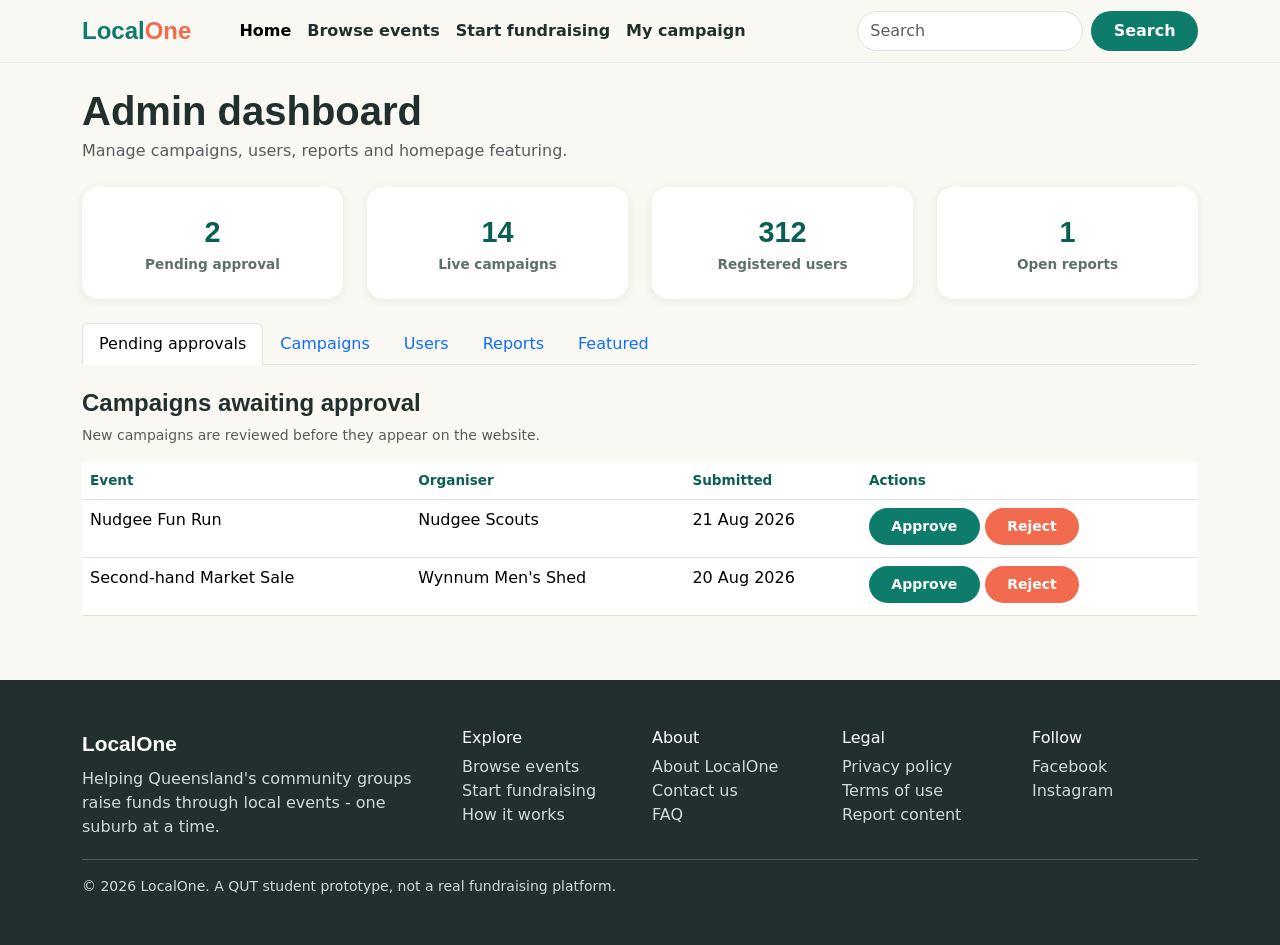
<file: admin-dashboard.html>
<!doctype html>
<html lang="en">
  <head>
    <meta charset="utf-8" />
    <meta name="viewport" content="width=device-width, initial-scale=1" />
    <title>LocalOne</title>
    <!-- Bootstrap -->
    <link
      href="https://cdn.jsdelivr.net/npm/bootstrap@5.3.8/dist/css/bootstrap.min.css"
      rel="stylesheet"
      integrity="sha384-sRIl4kxILFvY47J16cr9ZwB07vP4J8+LH7qKQnuqkuIAvNWLzeN8tE5YBujZqJLB"
      crossorigin="anonymous"
    />
    <!-- Link to css stylesheet -->
    <link rel="stylesheet" href="css/style.css" />
  </head>
  <body>
    <!-- Navbar -->
    <nav class="navbar navbar-expand-lg navbar-lo sticky-top">
      <div class="container">
        <a class="navbar-brand" href="index.html">Local<span>One</span></a>
        <button
          class="navbar-toggler"
          type="button"
          data-bs-toggle="collapse"
          data-bs-target="#mainNav"
          aria-label="Toggle navigation"
        >
          <span class="navbar-toggler-icon"></span>
        </button>
        <div class="collapse navbar-collapse" id="mainNav">
          <ul class="navbar-nav me-auto mb-2 mb-lg-0 ms-lg-4">
            <li class="nav-item">
              <a class="nav-link active" href="index.html">Home</a>
            </li>
            <li class="nav-item">
              <a class="nav-link" href="events.html">Browse events</a>
            </li>
            <li class="nav-item">
              <a class="nav-link" href="create-event.html">Start fundraising</a>
            </li>
            <li class="nav-item">
              <a class="nav-link" href="dashboard.html">My campaign</a>
            </li>
          </ul>
          <div class="d-flex gap-2" role="search">
            <input
              class="form-control rounded-pill"
              type="search"
              placeholder="Search"
              aria-label="Search"
            />
            <button class="btn btn-lo-primary" type="button">Search</button>
          </div>
        </div>
      </div>
    </nav>

    <!-- Main -->
    <main class="container py-4">
      <h1 class="mb-1">Admin dashboard</h1>
      <p class="text-muted mb-4">
        Manage campaigns, users, reports and homepage featuring.
      </p>

      <!-- Platform summary stat cards -->
      <div class="row g-4 mb-4">
        <div class="col-6 col-lg-3">
          <div class="stat-card p-4 text-center">
            <p class="stat-value mb-0">2</p>
            <p class="stat-label mb-0">Pending approval</p>
          </div>
        </div>
        <div class="col-6 col-lg-3">
          <div class="stat-card p-4 text-center">
            <p class="stat-value mb-0">14</p>
            <p class="stat-label mb-0">Live campaigns</p>
          </div>
        </div>
        <div class="col-6 col-lg-3">
          <div class="stat-card p-4 text-center">
            <p class="stat-value mb-0">312</p>
            <p class="stat-label mb-0">Registered users</p>
          </div>
        </div>
        <div class="col-6 col-lg-3">
          <div class="stat-card p-4 text-center">
            <p class="stat-value mb-0">1</p>
            <p class="stat-label mb-0">Open reports</p>
          </div>
        </div>
      </div>

      <!-- Task tabs -->
      <ul class="nav nav-tabs mb-4" role="tablist">
        <li class="nav-item" role="presentation">
          <button
            class="nav-link active"
            data-bs-toggle="tab"
            data-bs-target="#tab-pending"
            type="button"
            role="tab"
          >
            Pending approvals
          </button>
        </li>
        <li class="nav-item" role="presentation">
          <button
            class="nav-link"
            data-bs-toggle="tab"
            data-bs-target="#tab-campaigns"
            type="button"
            role="tab"
          >
            Campaigns
          </button>
        </li>
        <li class="nav-item" role="presentation">
          <button
            class="nav-link"
            data-bs-toggle="tab"
            data-bs-target="#tab-users"
            type="button"
            role="tab"
          >
            Users
          </button>
        </li>
        <li class="nav-item" role="presentation">
          <button
            class="nav-link"
            data-bs-toggle="tab"
            data-bs-target="#tab-reports"
            type="button"
            role="tab"
          >
            Reports
          </button>
        </li>
        <li class="nav-item" role="presentation">
          <button
            class="nav-link"
            data-bs-toggle="tab"
            data-bs-target="#tab-featured"
            type="button"
            role="tab"
          >
            Featured
          </button>
        </li>
      </ul>

      <div class="tab-content">
        <!-- Approve or reject new campaigns -->
        <div class="tab-pane fade show active" id="tab-pending" role="tabpanel">
          <h4>Campaigns awaiting approval</h4>
          <p class="text-muted small">
            New campaigns are reviewed before they appear on the website.
          </p>
          <div class="table-responsive">
            <table class="table table-lo bg-white rounded">
              <thead>
                <tr>
                  <th>Event</th>
                  <th>Organiser</th>
                  <th>Submitted</th>
                  <th>Actions</th>
                </tr>
              </thead>
              <tbody>
                <tr>
                  <td>Nudgee Fun Run</td>
                  <td>Nudgee Scouts</td>
                  <td>21 Aug 2026</td>
                  <td>
                    <button type="button" class="btn btn-lo-primary btn-sm">
                      Approve
                    </button>
                    <button type="button" class="btn btn-lo-donate btn-sm">
                      Reject
                    </button>
                  </td>
                </tr>
                <tr>
                  <td>Second-hand Market Sale</td>
                  <td>Wynnum Men's Shed</td>
                  <td>20 Aug 2026</td>
                  <td>
                    <button type="button" class="btn btn-lo-primary btn-sm">
                      Approve
                    </button>
                    <button type="button" class="btn btn-lo-donate btn-sm">
                      Reject
                    </button>
                  </td>
                </tr>
              </tbody>
            </table>
          </div>
        </div>

        <!-- Manage live campaigns -->
        <div class="tab-pane fade" id="tab-campaigns" role="tabpanel">
          <h4>Live campaigns</h4>
          <p class="text-muted small">
            Update status, suspend or delete campaigns.
          </p>
          <div class="table-responsive">
            <table class="table table-lo bg-white rounded">
              <thead>
                <tr>
                  <th>Event</th>
                  <th>Organiser</th>
                  <th>Status</th>
                  <th>Actions</th>
                </tr>
              </thead>
              <tbody>
                <tr>
                  <td>Beach Clean-Up Fun Run</td>
                  <td>Nudgee Coastcare</td>
                  <td><span class="badge badge-status-active">Active</span></td>
                  <td>
                    <button type="button" class="btn btn-lo-outline btn-sm">
                      Suspend
                    </button>
                    <button type="button" class="btn btn-lo-donate btn-sm">
                      Delete
                    </button>
                  </td>
                </tr>
                <tr>
                  <td>P&amp;C Trivia Night</td>
                  <td>Sunnybank State School P&amp;C</td>
                  <td><span class="badge badge-status-active">Active</span></td>
                  <td>
                    <button type="button" class="btn btn-lo-outline btn-sm">
                      Suspend
                    </button>
                    <button type="button" class="btn btn-lo-donate btn-sm">
                      Delete
                    </button>
                  </td>
                </tr>
                <tr>
                  <td>Sausage Sizzle Marathon</td>
                  <td>Nundah Squard</td>
                  <td>
                    <span class="badge badge-status-suspended">Suspended</span>
                  </td>
                  <td>
                    <button type="button" class="btn btn-lo-primary btn-sm">
                      Reactivate
                    </button>
                    <button type="button" class="btn btn-lo-donate btn-sm">
                      Delete
                    </button>
                  </td>
                </tr>
              </tbody>
            </table>
          </div>
        </div>

        <!-- Manage users -->
        <div class="tab-pane fade" id="tab-users" role="tabpanel">
          <h4>Users</h4>
          <p class="text-muted small">
            Approve, edit, suspend or delete user accounts.
          </p>
          <div class="table-responsive">
            <table class="table table-lo bg-white rounded">
              <thead>
                <tr>
                  <th>Name</th>
                  <th>Role</th>
                  <th>Status</th>
                  <th>Actions</th>
                </tr>
              </thead>
              <tbody>
                <tr>
                  <td>Karen W. (Nudgee Coastcare)</td>
                  <td>Organiser</td>
                  <td><span class="badge badge-status-active">Active</span></td>
                  <td>
                    <button type="button" class="btn btn-lo-outline btn-sm">
                      Edit
                    </button>
                    <button type="button" class="btn btn-lo-outline btn-sm">
                      Suspend
                    </button>
                    <button type="button" class="btn btn-lo-donate btn-sm">
                      Delete
                    </button>
                  </td>
                </tr>
                <tr>
                  <td>Megan R.</td>
                  <td>Supporter</td>
                  <td><span class="badge badge-status-active">Active</span></td>
                  <td>
                    <button type="button" class="btn btn-lo-outline btn-sm">
                      Edit
                    </button>
                    <button type="button" class="btn btn-lo-outline btn-sm">
                      Suspend
                    </button>
                    <button type="button" class="btn btn-lo-donate btn-sm">
                      Delete
                    </button>
                  </td>
                </tr>
                <tr>
                  <td>New Org Account (Wynnum Men's Shed)</td>
                  <td>Organiser</td>
                  <td>
                    <span class="badge badge-status-pending">Pending</span>
                  </td>
                  <td>
                    <button type="button" class="btn btn-lo-primary btn-sm">
                      Approve
                    </button>
                    <button type="button" class="btn btn-lo-donate btn-sm">
                      Delete
                    </button>
                  </td>
                </tr>
              </tbody>
            </table>
          </div>
        </div>

        <!-- Reported content -->
        <div class="tab-pane fade" id="tab-reports" role="tabpanel">
          <h4>Reported content</h4>
          <p class="text-muted small">
            Content reported by users as inappropriate or misleading.
          </p>
          <div class="table-responsive">
            <table class="table table-lo bg-white rounded">
              <thead>
                <tr>
                  <th>Reported item</th>
                  <th>Reason</th>
                  <th>Reported by</th>
                  <th>Actions</th>
                </tr>
              </thead>
              <tbody>
                <tr>
                  <td>Update post on "Sausage Sizzle Marathon"</td>
                  <td>Misleading fundraising claim</td>
                  <td>Supporter (anonymous)</td>
                  <td>
                    <button type="button" class="btn btn-lo-outline btn-sm">
                      Dismiss
                    </button>
                    <button type="button" class="btn btn-lo-donate btn-sm">
                      Remove
                    </button>
                  </td>
                </tr>
              </tbody>
            </table>
          </div>
        </div>

        <!-- Featured events selection -->
        <div class="tab-pane fade" id="tab-featured" role="tabpanel">
          <h4>Featured on the homepage</h4>
          <p class="text-muted small">
            These campaigns appear in the "Happening near you" section. Maximum
            8.
          </p>
          <ul class="list-group mb-3">
            <li
              class="list-group-item d-flex justify-content-between align-items-center"
            >
              Pie Drive &amp; Family Fun Day - Wynnum
              <button type="button" class="btn btn-lo-donate btn-sm">
                Remove
              </button>
            </li>
            <li
              class="list-group-item d-flex justify-content-between align-items-center"
            >
              P&amp;C Trivia Night - Sunnybank
              <button type="button" class="btn btn-lo-donate btn-sm">
                Remove
              </button>
            </li>
            <li
              class="list-group-item d-flex justify-content-between align-items-center"
            >
              Beach Clean-Up Fun Run - Nudgee
              <button type="button" class="btn btn-lo-donate btn-sm">
                Remove
              </button>
            </li>
            <li
              class="list-group-item d-flex justify-content-between align-items-center"
            >
              Winter Working Bee &amp; Bake Sale - Nundah
              <button type="button" class="btn btn-lo-donate btn-sm">
                Remove
              </button>
            </li>
          </ul>
          <label class="form-label" for="addFeatured"
            >Add a campaign to featured</label
          >
          <div class="row g-2">
            <div class="col-md-8">
              <select class="form-select" id="addFeatured">
                <option selected>Choose a campaign</option>
                <option>Colour Fun Run - Nudgee</option>
                <option>Second-hand Market Sale - Wynnum</option>
              </select>
            </div>
            <div class="col-md-4 d-grid">
              <button type="button" class="btn btn-lo-primary">
                Add to featured
              </button>
            </div>
          </div>
        </div>
      </div>
    </main>
    <!-- Footer -->
    <footer class="footer-lo py-5 mt-4">
      <div class="container">
        <div class="row g-4">
          <div class="col-lg-4">
            <p class="footer-brand mb-2">LocalOne</p>
            <p class="mb-0">
              Helping Queensland's community groups raise funds through local
              events - one suburb at a time.
            </p>
          </div>
          <div class="col-6 col-lg-2">
            <h6 class="text-white">Explore</h6>
            <ul class="list-unstyled">
              <li><a href="events.html">Browse events</a></li>
              <li><a href="create-event.html">Start fundraising</a></li>
              <li><a href="#">How it works</a></li>
            </ul>
          </div>
          <div class="col-6 col-lg-2">
            <h6 class="text-white">About</h6>
            <ul class="list-unstyled">
              <li><a href="#">About LocalOne</a></li>
              <li><a href="#">Contact us</a></li>
              <li><a href="#">FAQ</a></li>
            </ul>
          </div>
          <div class="col-6 col-lg-2">
            <h6 class="text-white">Legal</h6>
            <ul class="list-unstyled">
              <li><a href="#">Privacy policy</a></li>
              <li><a href="#">Terms of use</a></li>
              <li><a href="#">Report content</a></li>
            </ul>
          </div>
          <div class="col-6 col-lg-2">
            <h6 class="text-white">Follow</h6>
            <ul class="list-unstyled">
              <li><a href="#">Facebook</a></li>
              <li><a href="#">Instagram</a></li>
            </ul>
          </div>
        </div>
        <hr class="footer-hr" />
        <p class="mb-0 small">
          © 2026 LocalOne. A QUT student prototype, not a real fundraising
          platform.
        </p>
      </div>
    </footer>

    <script
      src="https://cdn.jsdelivr.net/npm/bootstrap@5.3.8/dist/js/bootstrap.bundle.min.js"
      integrity="sha384-FKyoEForCGlyvwx9Hj09JcYn3nv7wiPVlz7YYwJrWVcXK/BmnVDxM+D2scQbITxI"
      crossorigin="anonymous"
    ></script>
  </body>
</html>
</file>
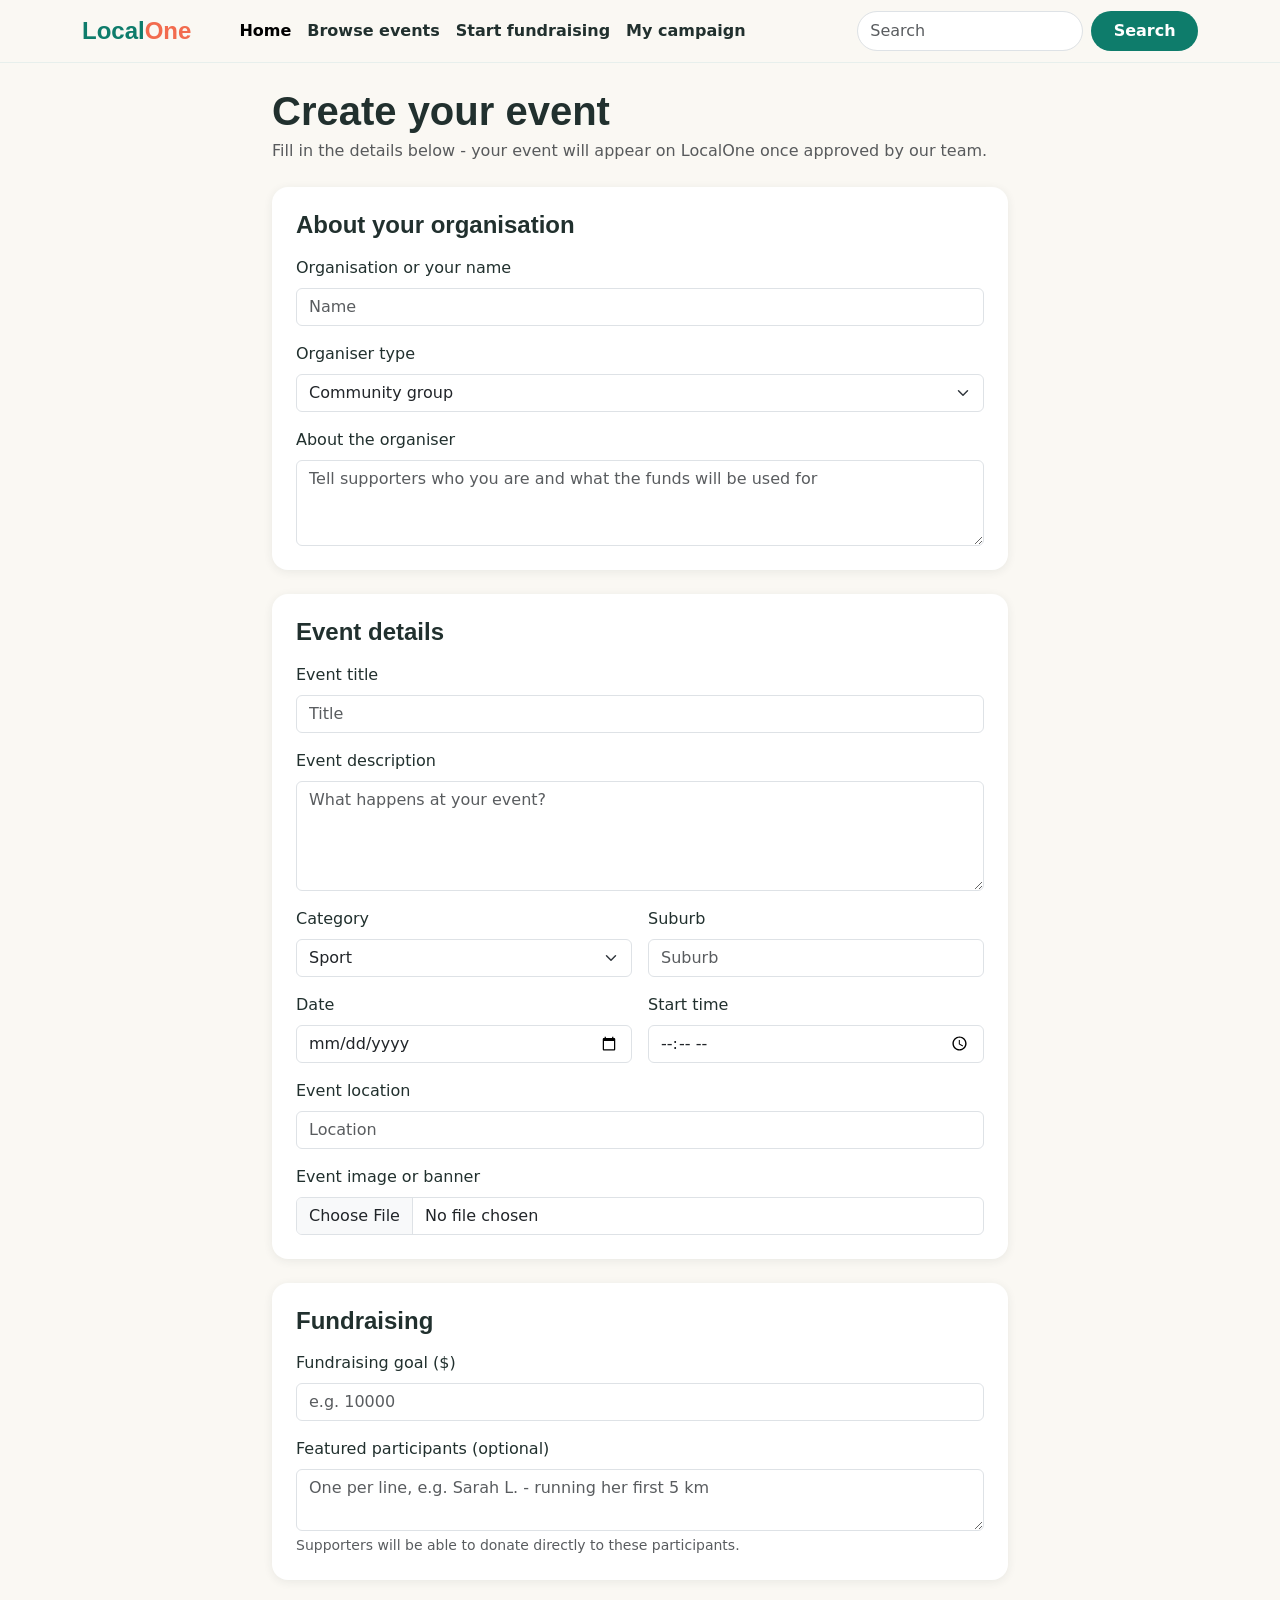
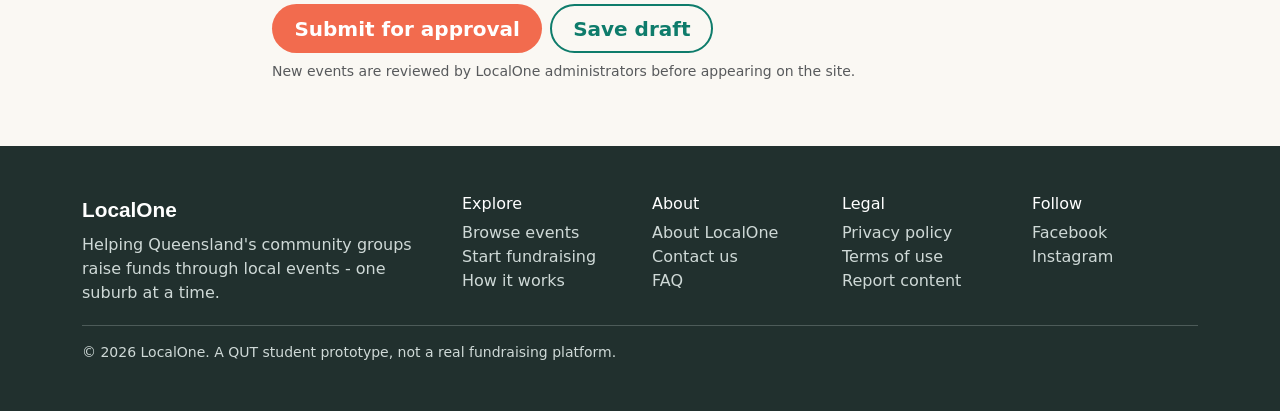
<file: create-event.html>
<!doctype html>
<html lang="en">
  <head>
    <meta charset="utf-8" />
    <meta name="viewport" content="width=device-width, initial-scale=1" />
    <title>LocalOne</title>
    <!-- Bootstrap -->
    <link
      href="https://cdn.jsdelivr.net/npm/bootstrap@5.3.8/dist/css/bootstrap.min.css"
      rel="stylesheet"
      integrity="sha384-sRIl4kxILFvY47J16cr9ZwB07vP4J8+LH7qKQnuqkuIAvNWLzeN8tE5YBujZqJLB"
      crossorigin="anonymous"
    />
    <!-- Link to css stylesheet -->
    <link rel="stylesheet" href="css/style.css" />
  </head>
  <body>
    <!-- Navbar -->
    <nav class="navbar navbar-expand-lg navbar-lo sticky-top">
      <div class="container">
        <a class="navbar-brand" href="index.html">Local<span>One</span></a>
        <button
          class="navbar-toggler"
          type="button"
          data-bs-toggle="collapse"
          data-bs-target="#mainNav"
          aria-label="Toggle navigation"
        >
          <span class="navbar-toggler-icon"></span>
        </button>
        <div class="collapse navbar-collapse" id="mainNav">
          <ul class="navbar-nav me-auto mb-2 mb-lg-0 ms-lg-4">
            <li class="nav-item">
              <a class="nav-link active" href="index.html">Home</a>
            </li>
            <li class="nav-item">
              <a class="nav-link" href="events.html">Browse events</a>
            </li>
            <li class="nav-item">
              <a class="nav-link" href="create-event.html">Start fundraising</a>
            </li>
            <li class="nav-item">
              <a class="nav-link" href="dashboard.html">My campaign</a>
            </li>
          </ul>
          <div class="d-flex gap-2" role="search">
            <input
              class="form-control rounded-pill"
              type="search"
              placeholder="Search"
              aria-label="Search"
            />
            <button class="btn btn-lo-primary" type="button">Search</button>
          </div>
        </div>
      </div>
    </nav>

    <!-- Main -->
    <main class="container py-4">
      <div class="row justify-content-center">
        <div class="col-lg-8">
          <!-- Create event form. The same page is reused
             with the heading "Edit event", fields pre-filled. -->
          <h1 class="mb-1">Create your event</h1>
          <p class="text-muted mb-4">
            Fill in the details below - your event will appear on LocalOne once
            approved by our team.
          </p>

          <div class="side-panel p-4 mb-4">
            <h4 class="mb-3">About your organisation</h4>

            <label class="form-label" for="orgName"
              >Organisation or your name</label
            >
            <input
              type="text"
              class="form-control"
              id="orgName"
              placeholder="Name"
            />

            <label class="form-label mt-3" for="orgType">Organiser type</label>
            <select class="form-select" id="orgType">
              <option selected>Community group</option>
              <option>School</option>
              <option>Sports club</option>
              <option>Individual</option>
            </select>

            <label class="form-label mt-3" for="orgAbout"
              >About the organiser</label
            >
            <textarea
              class="form-control"
              id="orgAbout"
              rows="3"
              placeholder="Tell supporters who you are and what the funds will be used for"
            ></textarea>
          </div>

          <div class="side-panel p-4 mb-4">
            <h4 class="mb-3">Event details</h4>

            <label class="form-label" for="eventTitle">Event title</label>
            <input
              type="text"
              class="form-control"
              id="eventTitle"
              placeholder="Title"
            />

            <label class="form-label mt-3" for="eventDesc"
              >Event description</label
            >
            <textarea
              class="form-control"
              id="eventDesc"
              rows="4"
              placeholder="What happens at your event?"
            ></textarea>

            <div class="row g-3 mt-0">
              <div class="col-md-6">
                <label class="form-label" for="eventCategory">Category</label>
                <select class="form-select" id="eventCategory">
                  <option selected>Sport</option>
                  <option>School</option>
                  <option>Environment</option>
                  <option>Community</option>
                </select>
              </div>
              <div class="col-md-6">
                <label class="form-label" for="eventSuburb">Suburb</label>
                <input
                  type="text"
                  class="form-control"
                  id="eventSuburb"
                  placeholder="Suburb"
                />
              </div>
              <div class="col-md-6">
                <label class="form-label" for="eventDate">Date</label>
                <input type="date" class="form-control" id="eventDate" />
              </div>
              <div class="col-md-6">
                <label class="form-label" for="eventTime">Start time</label>
                <input type="time" class="form-control" id="eventTime" />
              </div>
            </div>

            <label class="form-label mt-3" for="eventLocation"
              >Event location</label
            >
            <input
              type="text"
              class="form-control"
              id="eventLocation"
              placeholder="Location"
            />

            <label class="form-label mt-3" for="eventImage"
              >Event image or banner</label
            >
            <input type="file" class="form-control" id="eventImage" />
          </div>

          <div class="side-panel p-4 mb-4">
            <h4 class="mb-3">Fundraising</h4>

            <label class="form-label" for="eventGoal"
              >Fundraising goal ($)</label
            >
            <input
              type="number"
              class="form-control"
              id="eventGoal"
              placeholder="e.g. 10000"
            />

            <label class="form-label mt-3" for="participants"
              >Featured participants (optional)</label
            >
            <textarea
              class="form-control"
              id="participants"
              rows="2"
              placeholder="One per line, e.g. Sarah L. - running her first 5 km"
            ></textarea>
            <p class="text-muted small mt-1 mb-0">
              Supporters will be able to donate directly to these participants.
            </p>
          </div>

          <div class="d-grid gap-2 d-md-flex">
            <button type="button" class="btn btn-lo-donate btn-lg">
              Submit for approval
            </button>
            <button type="button" class="btn btn-lo-outline btn-lg">
              Save draft
            </button>
          </div>
          <p class="text-muted small mt-2">
            New events are reviewed by LocalOne administrators before appearing
            on the site.
          </p>
        </div>
      </div>
    </main>

    <!-- Footer -->
    <footer class="footer-lo py-5 mt-4">
      <div class="container">
        <div class="row g-4">
          <div class="col-lg-4">
            <p class="footer-brand mb-2">LocalOne</p>
            <p class="mb-0">
              Helping Queensland's community groups raise funds through local
              events - one suburb at a time.
            </p>
          </div>
          <div class="col-6 col-lg-2">
            <h6 class="text-white">Explore</h6>
            <ul class="list-unstyled">
              <li><a href="events.html">Browse events</a></li>
              <li><a href="create-event.html">Start fundraising</a></li>
              <li><a href="#">How it works</a></li>
            </ul>
          </div>
          <div class="col-6 col-lg-2">
            <h6 class="text-white">About</h6>
            <ul class="list-unstyled">
              <li><a href="#">About LocalOne</a></li>
              <li><a href="#">Contact us</a></li>
              <li><a href="#">FAQ</a></li>
            </ul>
          </div>
          <div class="col-6 col-lg-2">
            <h6 class="text-white">Legal</h6>
            <ul class="list-unstyled">
              <li><a href="#">Privacy policy</a></li>
              <li><a href="#">Terms of use</a></li>
              <li><a href="#">Report content</a></li>
            </ul>
          </div>
          <div class="col-6 col-lg-2">
            <h6 class="text-white">Follow</h6>
            <ul class="list-unstyled">
              <li><a href="#">Facebook</a></li>
              <li><a href="#">Instagram</a></li>
            </ul>
          </div>
        </div>
        <hr class="footer-hr" />
        <p class="mb-0 small">
          © 2026 LocalOne. A QUT student prototype, not a real fundraising
          platform.
        </p>
      </div>
    </footer>

    <script
      src="https://cdn.jsdelivr.net/npm/bootstrap@5.3.8/dist/js/bootstrap.bundle.min.js"
      integrity="sha384-FKyoEForCGlyvwx9Hj09JcYn3nv7wiPVlz7YYwJrWVcXK/BmnVDxM+D2scQbITxI"
      crossorigin="anonymous"
    ></script>
  </body>
</html>
</file>
<file: css/style.css>
:root {
  --lo-ink: #21302e;
  --lo-bg: #faf8f3;
  --lo-teal: #0e7c6b;
  --lo-teal-dark: #0a5f52;
  --lo-coral: #f26b4e;
  --lo-coral-dark: #d9532f;
  --lo-sun: #f7c948;
  --lo-mist: #e7efec;
  --lo-muted: #5f6f6c;
}

body {
  font-family: 'Nunito Sans', system-ui, sans-serif;
  background-color: var(--lo-bg);
  color: var(--lo-ink);
}

h1,
h2,
h3,
h4,
h5,
.display-font {
  font-family: 'Bricolage Grotesque', 'Nunito Sans', sans-serif;
  font-weight: 700;
  color: var(--lo-ink);
}

/* Navbar */
.navbar-lo {
  background-color: var(--lo-bg);
  border-bottom: 1px solid var(--lo-mist);
}

.navbar-lo .navbar-brand {
  font-family: 'Bricolage Grotesque', sans-serif;
  font-weight: 800;
  font-size: 1.5rem;
  color: var(--lo-teal);
}

.navbar-lo .navbar-brand span {
  color: var(--lo-coral);
}

.navbar-lo .nav-link {
  color: var(--lo-ink);
  font-weight: 600;
}
.navbar-lo .nav-link:hover {
  color: var(--lo-teal);
}

/* Buttons */
.btn-lo-primary {
  background-color: var(--lo-teal);
  border: none;
  color: #fff;
  font-weight: 700;
  border-radius: 2rem;
  padding: 0.5rem 1.4rem;
}
.btn-lo-primary:hover {
  background-color: var(--lo-teal-dark);
  color: #fff;
}

.btn-lo-donate {
  background-color: var(--lo-coral);
  border: none;
  color: #fff;
  font-weight: 700;
  border-radius: 2rem;
  padding: 0.5rem 1.4rem;
}

.btn-lo-donate:hover {
  background-color: var(--lo-coral-dark);
  color: #fff;
}

.btn-lo-outline {
  border: 2px solid var(--lo-teal);
  color: var(--lo-teal);
  font-weight: 700;
  border-radius: 2rem;
  padding: 0.45rem 1.3rem;
  background: transparent;
}
.btn-lo-outline:hover {
  background-color: var(--lo-teal);
  color: #fff;
}

.btn-lo-outline-light {
  border: 2px solid #fff;
  color: #fff;
  font-weight: 700;
  border-radius: 2rem;
  padding: 0.45rem 1.3rem;
  background: transparent;
}

.btn-lo-outline-light:hover {
  background-color: #fff;
  color: var(--lo-teal-dark);
}

.table-lo td .btn {
  margin-bottom: 0.25rem;
}

/* Hero */
.hero-lo {
  background: linear-gradient(
    135deg,
    var(--lo-teal) 0%,
    var(--lo-teal-dark) 100%
  );
  color: #fff;
  border-radius: 0 0 2rem 2rem;
}
.hero-lo h1 {
  color: #fff;
  font-size: clamp(2rem, 5vw, 3.2rem);
}

.hero-lo .lead {
  color: #d9ece8;
}

/* How LocalOne works */
.step-circle {
  width: 64px;
  height: 64px;
  border-radius: 50%;
  background-color: var(--lo-mist);
  color: var(--lo-teal);
  display: flex;
  align-items: center;
  justify-content: center;
  font-size: 1.6rem;
  margin: 0 auto 0.75rem auto;
}

/* Section headings */
.section-eyebrow {
  color: var(--lo-coral);
  font-weight: 800;
  text-transform: uppercase;
  letter-spacing: 0.08em;
  font-size: 0.8rem;
}

.section-alt {
  background-color: #f2efe7;
}

/* Event cards */
.card-event {
  border: none;
  border-radius: 1rem;
  overflow: hidden;
  background: #fff;
  box-shadow: 0 2px 10px rgba(33, 48, 46, 0.08);
  transition:
    transform 0.15s ease,
    box-shadow 0.15s ease;
  height: 100%;
}
.card-event:hover {
  transform: translateY(-4px);
  box-shadow: 0 8px 22px rgba(33, 48, 46, 0.14);
}
.card-event .card-img-top {
  height: 160px;
  object-fit: cover;
}
.card-event .card-title {
  font-size: 1.05rem;
}
.card-event .org-name {
  color: var(--lo-muted);
  font-size: 0.85rem;
}

/* Suburb pin badge*/
.badge-suburb {
  display: inline-block;
  background-color: var(--lo-sun);
  color: var(--lo-ink);
  font-weight: 700;
  border-radius: 2rem;
  padding: 0.35em 0.9em;
  font-size: 0.78rem;
}
.badge-suburb::before {
  content: '📍 ';
}

.badge-category {
  background-color: var(--lo-mist);
  color: var(--lo-teal-dark);
  font-weight: 700;
  border-radius: 2rem;
  padding: 0.35em 0.9em;
  font-size: 0.78rem;
}

/* Progress bars */
.progress-lo {
  height: 0.6rem;
  border-radius: 1rem;
  background-color: var(--lo-mist);
}
.progress-lo .progress-bar {
  background-color: var(--lo-teal);
  border-radius: 1rem;
}
.raised-text {
  font-size: 0.85rem;
  color: var(--lo-muted);
}
.raised-text strong {
  color: var(--lo-teal-dark);
}

/* Progress bar width steps, sample only */
.w-28 {
  width: 28%;
}
.w-41 {
  width: 41%;
}
.w-64 {
  width: 64%;
}
.w-82 {
  width: 82%;
}

/* Category tiles */
.tile-category {
  display: block;
  background: #fff;
  border: 2px solid var(--lo-mist);
  border-radius: 1rem;
  padding: 1.25rem 1rem;
  text-align: center;
  font-weight: 700;
  color: var(--lo-ink);
  text-decoration: none;
  transition:
    border-color 0.15s ease,
    transform 0.15s ease;
}
.tile-category:hover {
  border-color: var(--lo-teal);
  color: var(--lo-teal);
  transform: translateY(-3px);
}
.tile-category .tile-icon {
  font-size: 1.8rem;
  display: block;
  margin-bottom: 0.4rem;
}

/* Footer */
.footer-lo {
  background-color: var(--lo-ink);
  color: #cfd9d7;
}
.footer-lo a {
  color: #cfd9d7;
  text-decoration: none;
}
.footer-lo a:hover {
  color: var(--lo-sun);
}
.footer-lo .footer-brand {
  font-family: 'Bricolage Grotesque', sans-serif;
  font-weight: 800;
  color: #fff;
  font-size: 1.3rem;
}

/* Event detail page */
.event-banner {
  width: 100%;
  height: 320px;
  object-fit: cover;
  border-radius: 1rem;
}
.side-panel {
  background: #fff;
  border-radius: 1rem;
  box-shadow: 0 2px 10px rgba(33, 48, 46, 0.08);
}

/* Events listing filter bar */
.filter-bar {
  background: #fff;
  border-radius: 1rem;
  box-shadow: 0 2px 10px rgba(33, 48, 46, 0.08);
}
.filter-pill {
  border: 2px solid var(--lo-mist);
  background: transparent;
  color: var(--lo-ink);
  font-weight: 700;
  border-radius: 2rem;
  padding: 0.35rem 1.1rem;
  font-size: 0.85rem;
}
.filter-pill:hover {
  border-color: var(--lo-teal);
  color: var(--lo-teal);
}
.filter-pill.active {
  background-color: var(--lo-teal);
  border-color: var(--lo-teal);
  color: #fff;
}

/* Dashboard */
.stat-card {
  background: #fff;
  border-radius: 1rem;
  border: none;
  box-shadow: 0 2px 10px rgba(33, 48, 46, 0.08);
}
.stat-card .stat-value {
  font-family: 'Bricolage Grotesque', sans-serif;
  font-size: 1.8rem;
  font-weight: 800;
  color: var(--lo-teal-dark);
}
.stat-card .stat-label {
  color: var(--lo-muted);
  font-size: 0.85rem;
  font-weight: 700;
}

.table-lo thead {
  background-color: var(--lo-mist);
}
.table-lo thead th {
  color: var(--lo-teal-dark);
  font-weight: 800;
  font-size: 0.85rem;
}

.badge-status-active {
  background-color: var(--lo-teal);
}
.badge-status-paused {
  background-color: var(--lo-sun);
  color: var(--lo-ink);
}
.badge-status-suspended {
  background-color: var(--lo-coral);
}
.badge-status-pending {
  background-color: var(--lo-muted);
}

@media (max-width: 576px) {
  .btn-lo-primary,
  .btn-lo-donate,
  .btn-lo-outline,
  .btn-lo-outline-light {
    padding: 0.4rem 1rem;
  }

  .btn-lg {
    padding: 0.5rem 1.2rem;
    font-size: 1rem;
  }
}
</file>
